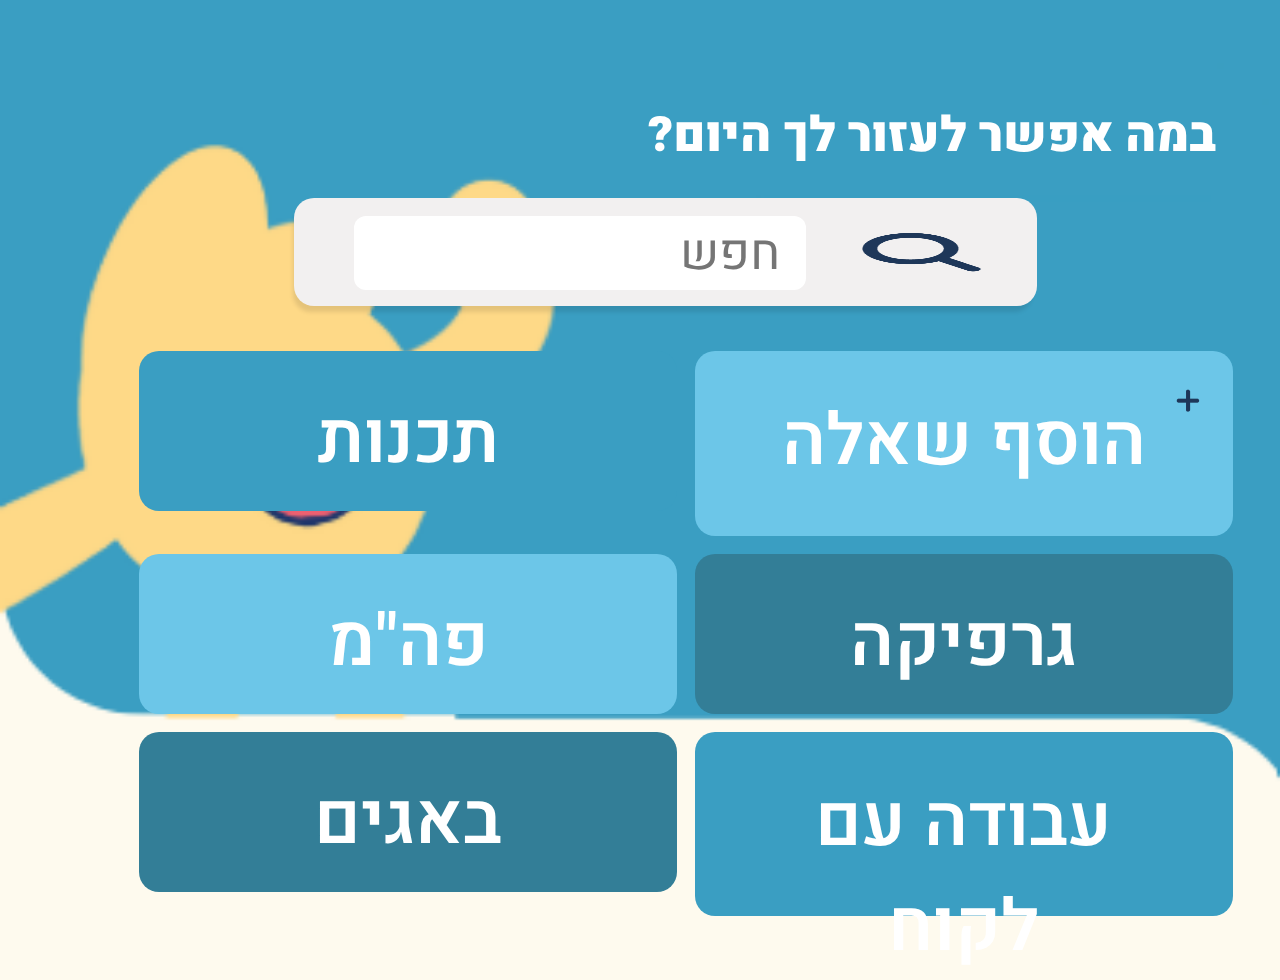
<file: index1.html>
<!DOCTYPE html>
<html lang="en">
<head>
    <meta charset="UTF-8">
    <meta name="viewport" content="width=device-width, initial-scale=1.0">
    <link rel="stylesheet" href="style1.css">
    <script src="code.js"></script>
    <title>Document</title>
</head>
<body>

    <p id="title1">במה אפשר לעזור לך היום?</p>
    <div id="search-box">
        <div id="box-background"></div>
        <input type="text" id="search-area" name="fname"  placeholder="  חפש">
        <img id="magnify-glass" src="media/photos/open-screen/magnify-glass.png" alt="magnify-glass">
    </div>

    
    <div id="categories-container">
        <div class="category" id="category1"> <img id="add" src="media/photos/open-screen/add.png" alt="add">הוסף שאלה</div>
        <div class="category" id="category2">תכנות</div>
        <div class="category" id="category3">גרפיקה</div>
        <div class="category" id="category4">פה"מ</div>
        <div class="category" id="category5">עבודה עם לקוח</div>
        <div class="category" id="category6">באגים</div>
    </div>
    
</body>
</html>
</file>
<file: style1.css>
body{
    background: url(media/photos/open-screen/background1.png);
    background-repeat: no-repeat;
    background-size: cover;
    background-color: #fefaee;
    direction: rtl;
}
#search-box{
    position: absolute;
    top: 22vh;
    right: 19vw;
  
}

#search-area{
   font-family: "Heebo";
   font-size: 5.5vmin;
   position: absolute;
   border: none;
   border-radius: 12px;
   width:35vw;
   height: 8vh;
   top: 2vh;
   right: 18vw;
}

#magnify-glass{
    position: absolute;
    width:13vw;
    height: 5vh;
    top: 3.5vh;
    right: 2vw;
}

#box-background{
    position: absolute;
    width:58vw;
    height: 12vh;
    background-color: #f2f0f0;
    border-radius: 20px;
    box-shadow: -3px 8px 4px -2px rgba(0,0,0,0.1);
}

#title1{
    position: absolute;
    font-family:"Heebo" ;
    font-weight: 900;
    width:55vw;
    height: 12vh;
    color: white;
    font-size: 3.8vmax;
    top: 6.5vh;
    right: 5vw;
    line-height: 1.2;
}

#categories-container{
    position: absolute;
    display: flex;
    font-family:"Heebo" ;
    font-weight: 600;
    width:95vw;
    height: 50vh;
    flex-flow: row wrap;
    right: 3vw;
    top:38vh;

}

#category1{
    background-color: #6cc6e8;
    display: block;
}

#category2{
    background-color: #3a9ec2;
    padding-top: 4vh;
    height:9.5vh;
    display: block;
}

#category3{
    background-color: #337e97;
    padding-top: 4vh;
    height:9.5vh;
    display: block;
}
#category4{
    background-color: #6cc6e8;
    padding-top: 4vh;
    height:9.5vh;
    display: block;
}
#category5{
    background-color: #3a9ec2;
    display: block;
}

#category6{
    background-color: #337e97;
    padding-top: 4vh;
    height:9.5vh;
    display: block;
}

#add{
    position: absolute;
    width: 3vh;
    height: 2.5vh;
    right: 3vw;
}

.category{
    width:36vw;
    height: 12vh;
    margin: 1vh;
    background-color: #1d02b7;
    color: white;
    border-radius:20px;
    text-align: center;
    font-size: 8vmin;
    padding: 3vw;
}

@font-face {
    font-family: Heebo;
    src: url(media/fonts/Heebo-VariableFont_wght.ttf);
}
</file>
